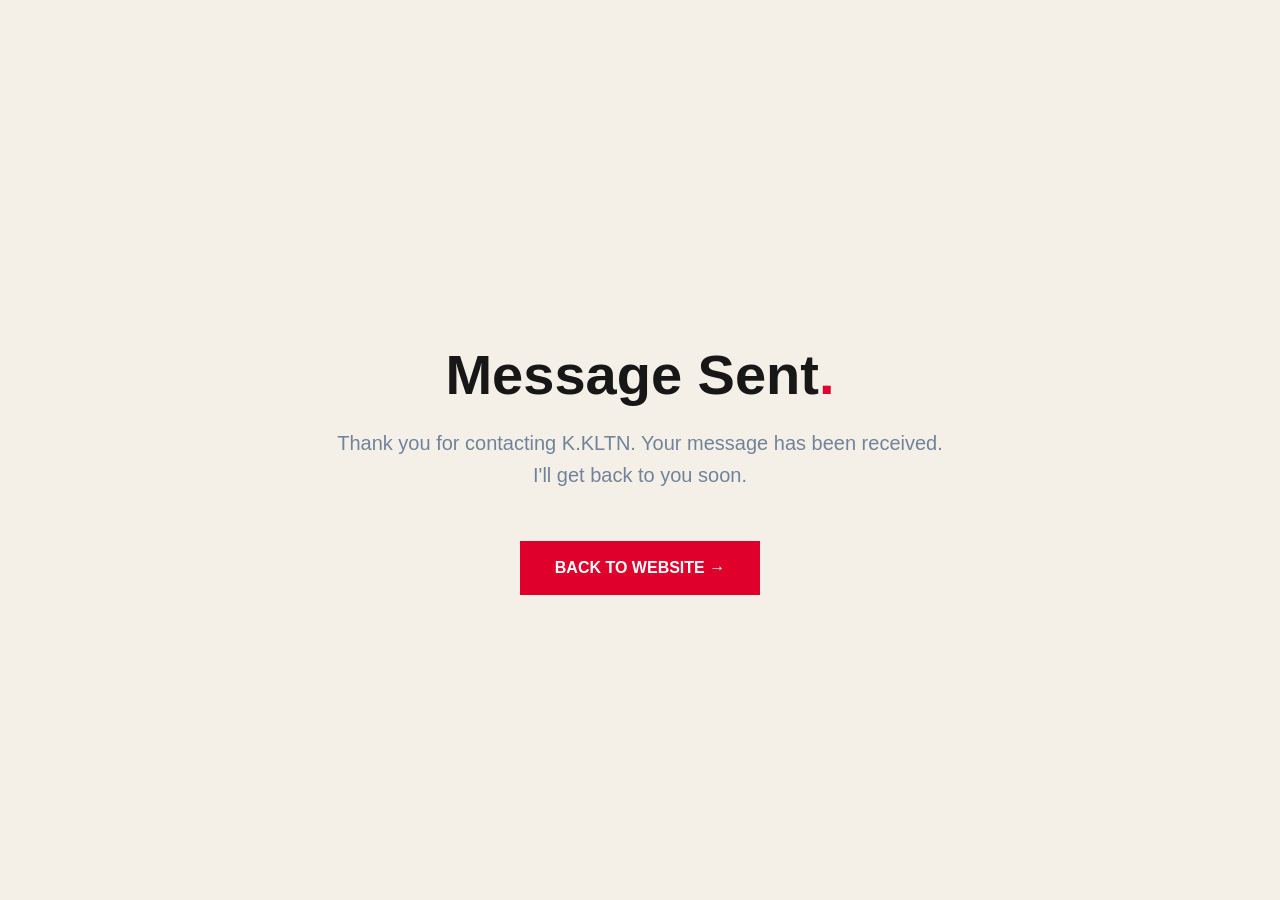
<file: contact-success.html>
<!DOCTYPE html>
<html lang="en">

<head>

    <meta charset="UTF-8">

    <meta
        name="viewport"
        content="width=device-width, initial-scale=1.0"
    >

    <title>Message Sent — K.KLTN</title>

    <style>

        * {
            box-sizing: border-box;
        }

        body {
            margin: 0;
            min-height: 100vh;

            display: flex;
            align-items: center;
            justify-content: center;

            background: #f4f0e8;

            font-family: Arial, sans-serif;

            text-align: center;

            color: #171717;
        }

        .success {
            max-width: 700px;
            padding: 40px;
        }

        h1 {
            font-size: 56px;
            margin-bottom: 20px;
        }

        h1 span {
            color: #df002b;
        }

        p {
            color: #71839a;
            font-size: 20px;
            line-height: 1.6;
        }

        a {
            display: inline-block;

            margin-top: 30px;

            padding: 18px 35px;

            background: #df002b;

            color: white;

            text-decoration: none;

            font-weight: bold;
        }

    </style>

</head>

<body>

    <div class="success">

        <h1>
            Message Sent<span>.</span>
        </h1>

        <p>
            Thank you for contacting K.KLTN.
            Your message has been received.
            I'll get back to you soon.
        </p>

        <a href="index.html">
            BACK TO WEBSITE →
        </a>

    </div>

</body>

</html>
</file>
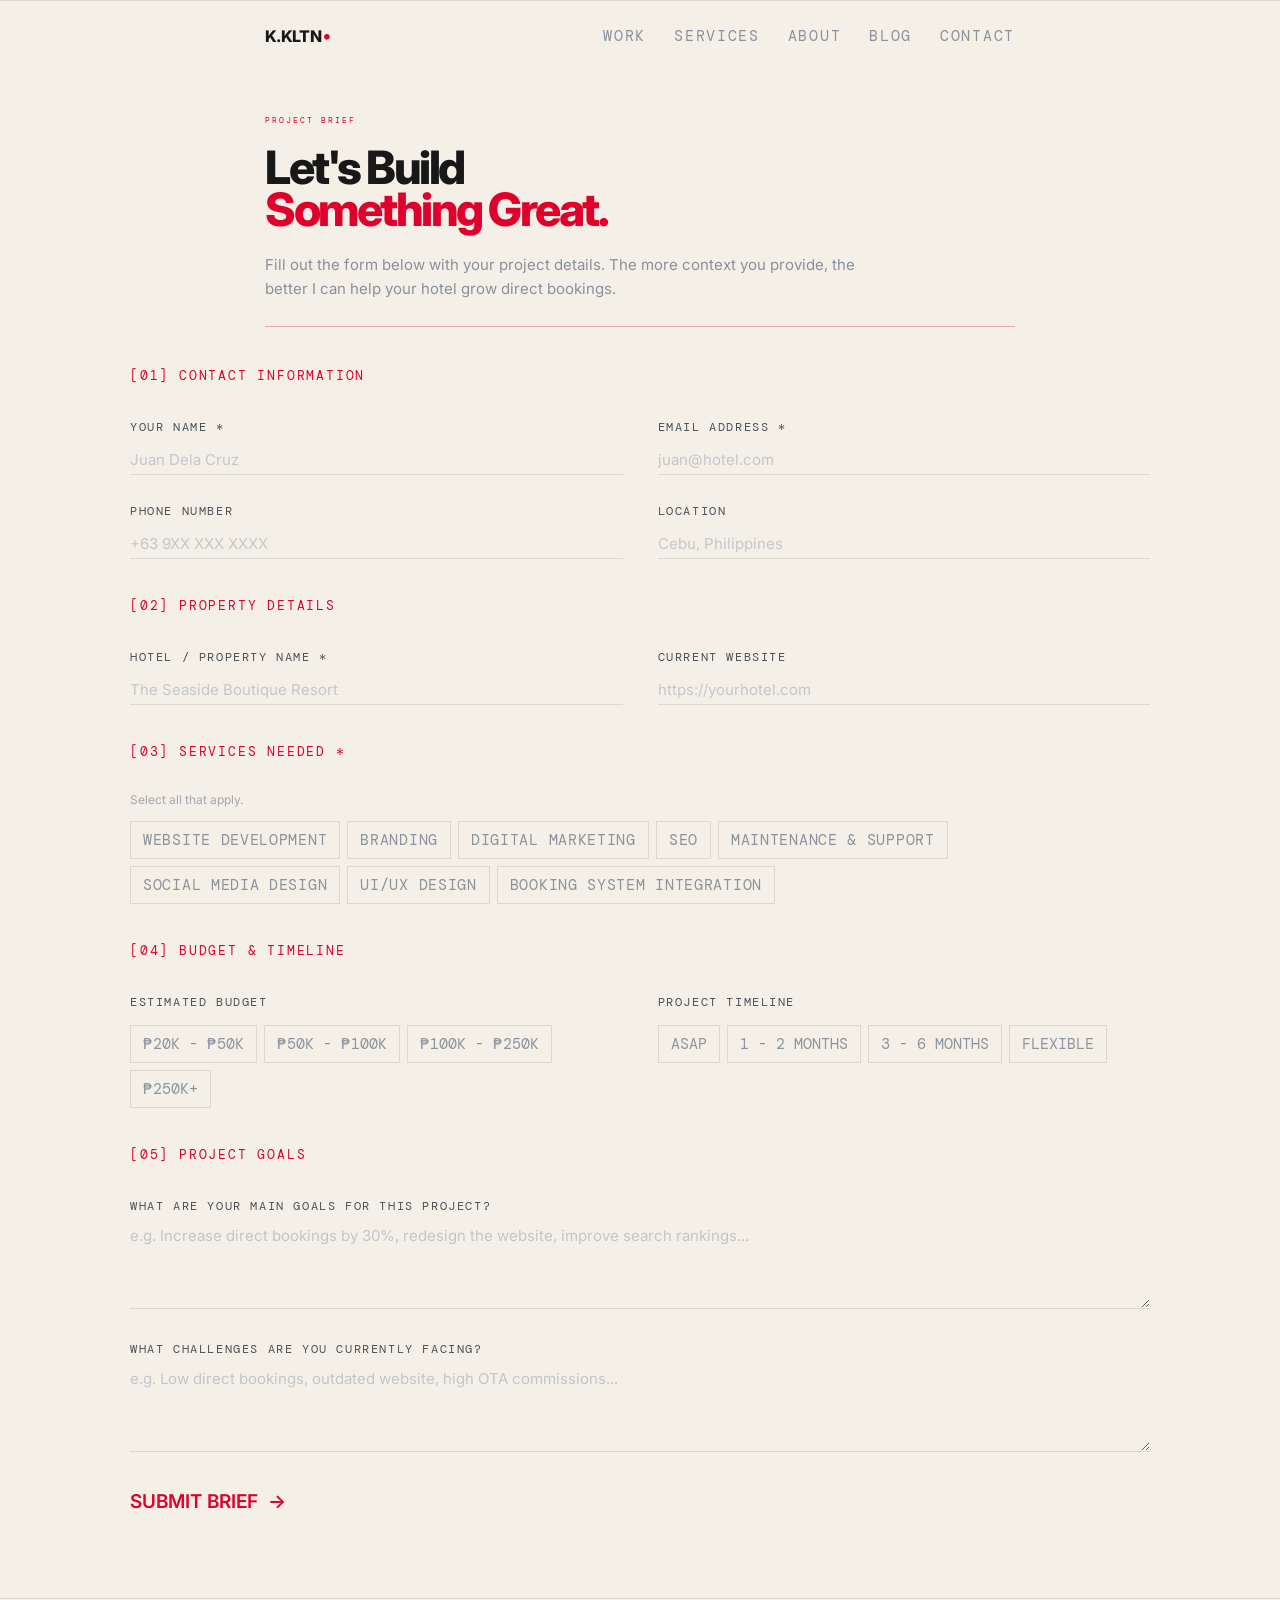
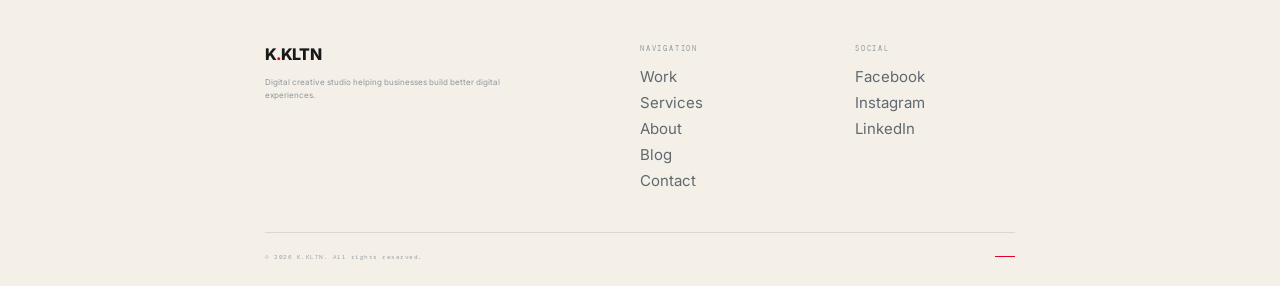
<file: project-brief.html>
<!DOCTYPE html>
<html lang="en">

<head>

    <meta charset="UTF-8">

    <meta
        name="viewport"
        content="width=device-width, initial-scale=1.0"
    >

    <title>Project Brief — K.KLTN</title>


    <!-- Google Fonts -->

    <link rel="preconnect" href="https://fonts.googleapis.com">

    <link rel="preconnect" href="https://fonts.gstatic.com" crossorigin>

    <link
        href="https://fonts.googleapis.com/css2?family=DM+Mono:wght@400;500&family=Inter:wght@400;500;600;700;800&display=swap"
        rel="stylesheet"
    >


    <!-- CSS -->

    <link rel="stylesheet" href="project-brief.css">

</head>


<body>


<!-- =====================================================
     HEADER
===================================================== -->

<header class="header">

    <div class="header-inner">

        <a href="index.html" class="logo">
            K.KLTN<span>•</span>
        </a>


        <nav class="navigation">

            <a href="index.html#work">WORK</a>

            <a href="index.html#services">SERVICES</a>

            <a href="index.html#about">ABOUT</a>

            <a href="index.html#blog">BLOG</a>

            <a href="#contact">CONTACT</a>

        </nav>

    </div>

</header>



<!-- =====================================================
     PROJECT BRIEF
===================================================== -->

<main class="brief-page">


    <!-- INTRO -->

    <section class="brief-intro">

        <div class="container">

            <div class="eyebrow">
                PROJECT BRIEF
            </div>


            <h1>

                Let's Build
                <br>

                <span>Something Great.</span>

            </h1>


            <p class="intro-text">

                Fill out the form below with your project details.
                The more context you provide, the better I can
                help your hotel grow direct bookings.

            </p>


            <div class="intro-line"></div>

        </div>

    </section>



    <!-- FORM -->

    <section class="brief-form-section">

        <div class="container">

            <form action="https://api.web3forms.com/submit" method="POST">

                <input
                        type="hidden"
                        name="access_key"
                        value="2a4d315f-bf38-4b51-bc73-245b23f8315d"
                    >
                
                    <!-- Email subject -->
                    <input
                        type="hidden"
                        name="subject"
                        value="New Project Brief - K.KLTN"
                    >

                    <input
                        type="hidden"
                        name="redirect"
                        value="https://korinkltn-cmd.github.io/Kkltn/projectbrief-success.html"
                    >

                <!-- ==========================================
                     01 CONTACT INFORMATION
                =========================================== -->

                <div class="form-section">

                    <div class="form-section-title">
                        [01] CONTACT INFORMATION
                    </div>


                    <div class="form-grid">


                        <!-- NAME -->

                        <div class="field">

                            <label for="name">
                                YOUR NAME *
                            </label>

                            <input
                                type="text"
                                id="name"
                                name="name"
                                placeholder="Juan Dela Cruz"
                                required
                            >

                        </div>



                        <!-- EMAIL -->

                        <div class="field">

                            <label for="email">
                                EMAIL ADDRESS *
                            </label>

                            <input
                                type="email"
                                id="email"
                                name="email"
                                placeholder="juan@hotel.com"
                                required
                            >

                        </div>



                        <!-- PHONE -->

                        <div class="field">

                            <label for="phone">
                                PHONE NUMBER
                            </label>

                            <input
                                type="tel"
                                id="phone"
                                name="phone"
                                placeholder="+63 9XX XXX XXXX"
                            >

                        </div>



                        <!-- LOCATION -->

                        <div class="field">

                            <label for="location">
                                LOCATION
                            </label>

                            <input
                                type="text"
                                id="location"
                                name="location"
                                placeholder="Cebu, Philippines"
                            >

                        </div>

                    </div>

                </div>



                <!-- ==========================================
                     02 PROPERTY DETAILS
                =========================================== -->

                <div class="form-section">

                    <div class="form-section-title">
                        [02] PROPERTY DETAILS
                    </div>


                    <div class="form-grid">


                        <!-- HOTEL NAME -->

                        <div class="field">

                            <label for="hotel">
                                HOTEL / PROPERTY NAME *
                            </label>

                            <input
                                type="text"
                                id="hotel"
                                name="hotel"
                                placeholder="The Seaside Boutique Resort"
                                required
                            >

                        </div>



                        <!-- CURRENT WEBSITE -->

                        <div class="field">

                            <label for="website">
                                CURRENT WEBSITE
                            </label>

                            <input
                                type="url"
                                id="website"
                                name="website"
                                placeholder="https://yourhotel.com"
                            >

                        </div>

                    </div>

                </div>



                <!-- ==========================================
                     03 SERVICES NEEDED
                =========================================== -->

                <div class="form-section">

                    <div class="form-section-title">
                        [03] SERVICES NEEDED *
                    </div>


                    <p class="field-instruction">
                        Select all that apply.
                    </p>


                    <div class="options-grid">


                        <label class="option">

                            <input
                                type="checkbox"
                                name="services[]"
                                value="Website Development"
                            >

                            <span>
                                WEBSITE DEVELOPMENT
                            </span>

                        </label>



                        <label class="option">

                            <input
                                type="checkbox"
                                name="services[]"
                                value="Branding"
                            >

                            <span>
                                BRANDING
                            </span>

                        </label>



                        <label class="option">

                            <input
                                type="checkbox"
                                name="services[]"
                                value="Digital Marketing"
                            >

                            <span>
                                DIGITAL MARKETING
                            </span>

                        </label>



                        <label class="option">

                            <input
                                type="checkbox"
                                name="services[]"
                                value="SEO"
                            >

                            <span>
                                SEO
                            </span>

                        </label>



                        <label class="option">

                            <input
                                type="checkbox"
                                name="services[]"
                                value="Maintenance"
                            >

                            <span>
                                MAINTENANCE & SUPPORT
                            </span>

                        </label>



                        <label class="option">

                            <input
                                type="checkbox"
                                name="services[]"
                                value="Social Media Design"
                            >

                            <span>
                                SOCIAL MEDIA DESIGN
                            </span>

                        </label>



                        <label class="option">

                            <input
                                type="checkbox"
                                name="services[]"
                                value="UI/UX Design"
                            >

                            <span>
                                UI/UX DESIGN
                            </span>

                        </label>



                        <label class="option">

                            <input
                                type="checkbox"
                                name="services[]"
                                value="Booking System"
                            >

                            <span>
                                BOOKING SYSTEM INTEGRATION
                            </span>

                        </label>

                    </div>

                </div>



                <!-- ==========================================
                     04 BUDGET & TIMELINE
                =========================================== -->

                <div class="form-section">

                    <div class="form-section-title">
                        [04] BUDGET & TIMELINE
                    </div>


                    <div class="budget-timeline-grid">


                        <!-- BUDGET -->

                        <div>

                            <label class="small-title">
                                ESTIMATED BUDGET
                            </label>


                            <div class="choice-list">


                                <label class="choice">

                                    <input
                                        type="radio"
                                        name="budget"
                                        value="20k-50k"
                                    >

                                    <span>
                                        ₱20K - ₱50K
                                    </span>

                                </label>



                                <label class="choice">

                                    <input
                                        type="radio"
                                        name="budget"
                                        value="50k-100k"
                                    >

                                    <span>
                                        ₱50K - ₱100K
                                    </span>

                                </label>



                                <label class="choice">

                                    <input
                                        type="radio"
                                        name="budget"
                                        value="100k-250k"
                                    >

                                    <span>
                                        ₱100K - ₱250K
                                    </span>

                                </label>



                                <label class="choice">

                                    <input
                                        type="radio"
                                        name="budget"
                                        value="250k-plus"
                                    >

                                    <span>
                                        ₱250K+
                                    </span>

                                </label>

                            </div>

                        </div>



                        <!-- TIMELINE -->

                        <div>

                            <label class="small-title">
                                PROJECT TIMELINE
                            </label>


                            <div class="choice-list">


                                <label class="choice">

                                    <input
                                        type="radio"
                                        name="timeline"
                                        value="ASAP"
                                    >

                                    <span>
                                        ASAP
                                    </span>

                                </label>



                                <label class="choice">

                                    <input
                                        type="radio"
                                        name="timeline"
                                        value="1-2 months"
                                    >

                                    <span>
                                        1 - 2 MONTHS
                                    </span>

                                </label>



                                <label class="choice">

                                    <input
                                        type="radio"
                                        name="timeline"
                                        value="3-6 months"
                                    >

                                    <span>
                                        3 - 6 MONTHS
                                    </span>

                                </label>



                                <label class="choice">

                                    <input
                                        type="radio"
                                        name="timeline"
                                        value="Flexible"
                                    >

                                    <span>
                                        FLEXIBLE
                                    </span>

                                </label>

                            </div>

                        </div>

                    </div>

                </div>



                <!-- ==========================================
                     05 PROJECT GOALS
                =========================================== -->

                <div class="form-section project-goals">

                    <div class="form-section-title">
                        [05] PROJECT GOALS
                    </div>


                    <!-- GOALS -->

                    <div class="large-field">

                        <label for="goals">
                            WHAT ARE YOUR MAIN GOALS FOR THIS PROJECT?
                        </label>

                        <textarea
                            id="goals"
                            name="goals"
                            placeholder="e.g. Increase direct bookings by 30%, redesign the website, improve search rankings..."
                        ></textarea>

                    </div>



                    <!-- CHALLENGES -->

                    <div class="large-field">

                        <label for="challenges">
                            WHAT CHALLENGES ARE YOU CURRENTLY FACING?
                        </label>

                        <textarea
                            id="challenges"
                            name="challenges"
                            placeholder="e.g. Low direct bookings, outdated website, high OTA commissions..."
                        ></textarea>

                    </div>

                </div>



                <!-- SUBMIT -->

                <button
                    type="submit"
                    class="submit-button"
                >

                    SUBMIT BRIEF
                    <span>→</span>

                </button>


            </form>

        </div>

    </section>


</main>



<!-- =====================================================
     FOOTER
===================================================== -->

<footer class="footer" id="contact">

    <div class="container">


        <div class="footer-grid">


            <!-- BRAND -->

            <div class="footer-brand">

                <a href="index.html" class="footer-logo">

                    K<span>.</span>KLTN

                </a>


                <p>

                    Digital creative studio helping
                    businesses build better digital
                    experiences.

                </p>

            </div>



            <!-- NAVIGATION -->

            <div class="footer-column">

                <div class="footer-title">
                    NAVIGATION
                </div>


                <a href="index.html#work">
                    Work
                </a>

                <a href="index.html#services">
                    Services
                </a>

                <a href="index.html#about">
                    About
                </a>

                <a href="index.html#blog">
                    Blog
                </a>

                <a href="project-brief.html">
                    Contact
                </a>

            </div>



            <!-- SOCIAL -->

            <div class="footer-column">

                <div class="footer-title">
                    SOCIAL
                </div>


                <a href="#">
                    Facebook
                </a>

                <a href="#">
                    Instagram
                </a>

                <a href="#">
                    LinkedIn
                </a>

            </div>

        </div>



        <!-- FOOTER BOTTOM -->

        <div class="footer-bottom">

            <span>
                © 2026 K.KLTN. All rights reserved.
            </span>


            <span class="footer-mark"></span>

        </div>

    </div>

</footer>



</body>

</html>
</file>
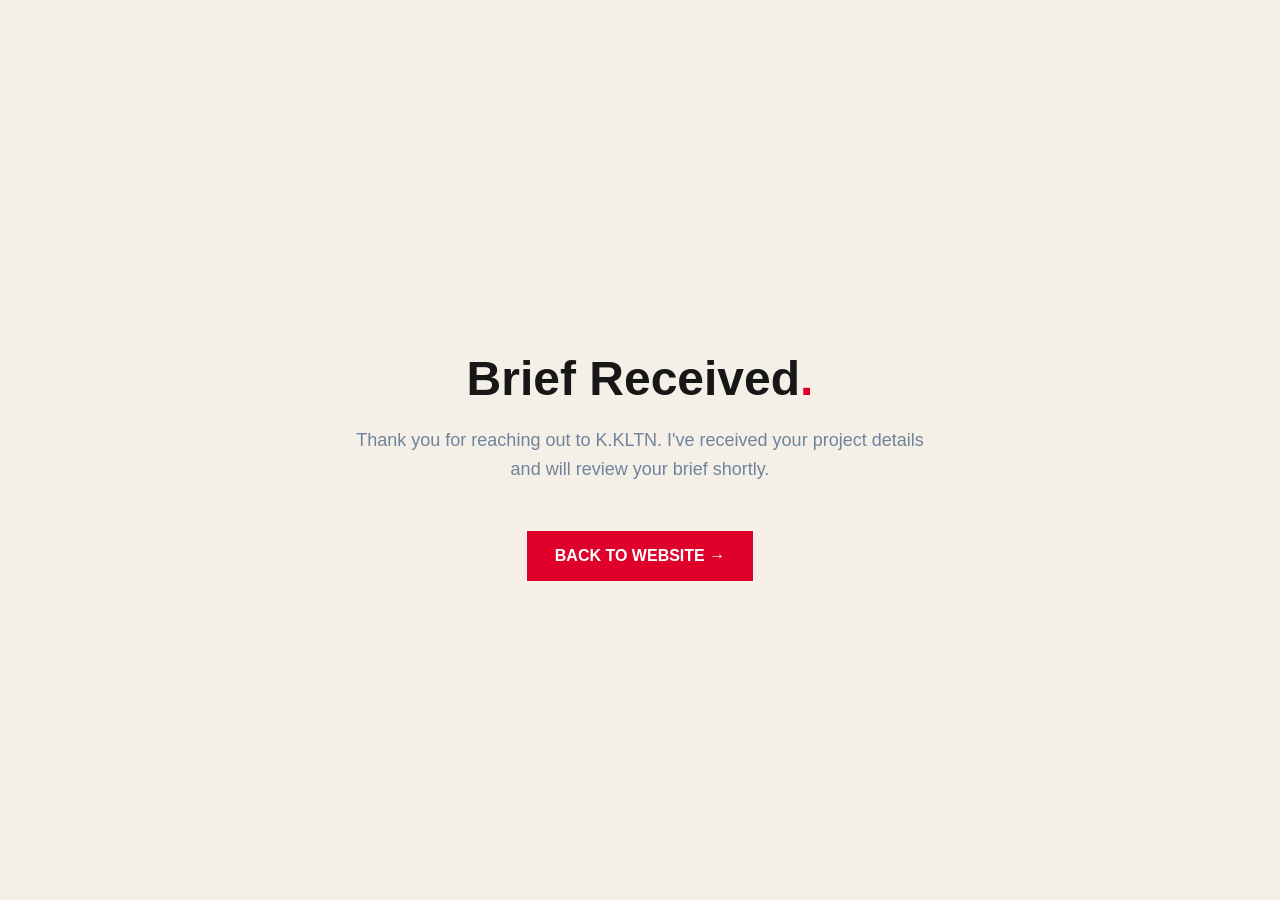
<file: projectbrief-success.html>
<!DOCTYPE html>

    <html>

    <head>

        <meta charset="UTF-8">

        <title>Brief Submitted — K.KLTN</title>

        <style>

            body {
                margin: 0;
                background: #f4f0e8;
                color: #171717;
                font-family: Arial, sans-serif;
                display: flex;
                align-items: center;
                justify-content: center;
                min-height: 100vh;
                text-align: center;
            }

            .success {
                max-width: 600px;
                padding: 50px;
            }

            .dot {
                color: #df002b;
            }

            h1 {
                font-size: 48px;
                margin-bottom: 20px;
            }

            p {
                color: #71839a;
                font-size: 18px;
                line-height: 1.6;
            }

            a {
                display: inline-block;
                margin-top: 30px;
                padding: 16px 28px;
                background: #df002b;
                color: white;
                text-decoration: none;
                font-weight: bold;
            }

        </style>

    </head>

    <body>

        <div class="success">

            <h1>
                Brief Received<span class="dot">.</span>
            </h1>

            <p>
                Thank you for reaching out to K.KLTN.
                I've received your project details and
                will review your brief shortly.
            </p>

            <a href="index.html">
                BACK TO WEBSITE →
            </a>

        </div>

    </body>

    </html>
</file>
<file: project-brief.css>
/* =====================================================
   VARIABLES
===================================================== */

:root {

    --cream: #f4f0e8;

    --cream-dark: #ece7dd;

    --black: #181818;

    --gray: #8b929b;

    --light-gray: #c9c9c5;

    --border: #ddd8cf;

    --red: #df002b;

}


/* =====================================================
   RESET
===================================================== */

* {

    margin: 0;

    padding: 0;

    box-sizing: border-box;

}


html {

    scroll-behavior: smooth;

}


body {

    background: var(--cream);

    color: var(--black);

    font-family: "Inter", sans-serif;

    overflow-x: hidden;

}


a {

    color: inherit;

    text-decoration: none;

}


button,
input,
textarea {

    font-family: inherit;

}


.container {

    width: min(1020px, calc(100% - 50px));

    margin: 0 auto;

}


/* =====================================================
   HEADER
===================================================== */

.header {

    width: 100%;

    height: 70px;

    border-top: 1px solid var(--border);

}


.header-inner {

    width: min(750px, calc(100% - 50px));

    height: 100%;

    margin: auto;

    display: flex;

    align-items: center;

    justify-content: space-between;

}


.logo {

    font-size: 16px;

    font-weight: 800;

    letter-spacing: -0.7px;

}


.logo span {

    color: var(--red);

    font-size: 18px;

    margin-left: 2px;

}


.navigation {

    display: flex;

    align-items: center;

    gap: 28px;

}


.navigation a {

    font-family: "DM Mono", monospace;

    font-size: 15px;

    letter-spacing: 1.7px;

    color: #89919c;

    transition: .25s ease;

}


.navigation a:hover {

    color: var(--red);

}


/* =====================================================
   INTRO
===================================================== */

.brief-intro {

    padding-top: 45px;

}


.brief-intro .container {

    width: min(750px, calc(100% - 50px));

}


.eyebrow {

    color: var(--red);

    font-family: "DM Mono", monospace;

    font-size: 8px;

    letter-spacing: 2px;

    margin-bottom: 22px;

}


.brief-intro h1 {

    font-size: 46px;

    line-height: .91;

    letter-spacing: -2.5px;

    font-weight: 800;

}


.brief-intro h1 span {

    color: var(--red);

}


.intro-text {

    max-width: 600px;

    color: #87909b;

    font-size: 15px;

    line-height: 1.6;

    margin-top: 22px;

}


.intro-line {

    height: 1px;

    width: 100%;

    background: #e6a8b2;

    margin-top: 25px;

}


/* =====================================================
   FORM
===================================================== */

.brief-form-section {

    padding: 40px 0 85px;

}


.brief-form {

    width: 100%;

}


.form-section {

    margin-bottom: 38px;

}


.form-section-title {

    color: var(--red);

    font-family: "DM Mono", monospace;

    font-size: 13px;

    letter-spacing: 1.8px;

    margin-bottom: 35px;

}


.form-grid {

    display: grid;

    grid-template-columns: repeat(2, 1fr);

    column-gap: 35px;

    row-gap: 28px;

}


/* =====================================================
   INPUTS
===================================================== */

.field {

    display: flex;

    flex-direction: column;

}


.field label,
.large-field label,
.small-title {

    color: #4c5157;

    font-family: "DM Mono", monospace;

    font-size: 12px;

    letter-spacing: 1.6px;

    margin-bottom: 10px;

}


.field input {

    height: 30px;

    border: none;

    border-bottom: 1px solid var(--border);

    background: transparent;

    outline: none;

    color: var(--black);

    font-size: 15px;

    transition: border-color .25s ease;

}


.field input::placeholder {

    color: #c4c7c9;

}


.field input:focus {

    border-bottom-color: var(--red);

}


/* =====================================================
   SERVICE OPTIONS
===================================================== */

.field-instruction {

    color: #a2a7ad;

    font-size: 12px;

    margin-top: -3px;

    margin-bottom: 14px;

}


.options-grid {

    display: flex;

    flex-wrap: wrap;

    gap: 7px;

}


.option {

    position: relative;

    cursor: pointer;

}


.option input {

    position: absolute;

    opacity: 0;

    pointer-events: none;

}


.option span {

    display: block;

    border: 1px solid var(--border);

    padding: 8px 12px;

    color: #8b9299;

    font-family: "DM Mono", monospace;

    font-size: 15px;

    letter-spacing: .7px;

    transition: all .2s ease;

}


.option:hover span {

    border-color: #aaa;

}


.option input:checked + span {

    color: white;

    background: var(--black);

    border-color: var(--black);

}


/* =====================================================
   BUDGET / TIMELINE
===================================================== */

.budget-timeline-grid {

    display: grid;

    grid-template-columns: 1fr 1fr;

    gap: 35px;

}


.small-title {

    display: block;

    margin-bottom: 15px;

}


.choice-list {

    display: flex;

    flex-wrap: wrap;

    gap: 7px;

}


.choice {

    position: relative;

    cursor: pointer;

}


.choice input {

    position: absolute;

    opacity: 0;

    pointer-events: none;

}


.choice span {

    display: block;

    border: 1px solid var(--border);

    padding: 8px 12px;

    color: #8c949d;

    font-family: "DM Mono", monospace;

    font-size: 15px;

    transition: .2s ease;

}


.choice:hover span {

    border-color: #aaa;

}


.choice input:checked + span {

    background: var(--black);

    color: white;

    border-color: var(--black);

}


/* =====================================================
   PROJECT GOALS
===================================================== */

.project-goals {

    margin-top: 5px;

}


.large-field {

    margin-bottom: 32px;

}


.large-field label {

    display: block;

}


.large-field textarea {

    display: block;

    width: 100%;

    min-height: 85px;

    resize: vertical;

    outline: none;

    border: none;

    border-bottom: 1px solid var(--border);

    background: transparent;

    padding: 0 0 12px;

    color: var(--black);

    font-size: 15px;

    line-height: 1.6;

}


.large-field textarea::placeholder {

    color: #c2c5c7;

}


.large-field textarea:focus {

    border-bottom-color: var(--red);

}


/* =====================================================
   SUBMIT
===================================================== */

.submit-button {

    border: none;

    background: transparent;

    padding: 0;

    color: var(--red);

    font-size: 19px;

    font-weight: 600;

    cursor: pointer;

    transition: .25s ease;

}


.submit-button span {

    margin-left: 5px;

}


.submit-button:hover {

    transform: translateX(5px);

}


/* =====================================================
   FOOTER
===================================================== */

.footer {

    border-top: 1px solid var(--border);

    padding: 45px 0 25px;

}


.footer .container {

    width: min(750px, calc(100% - 50px));

}


.footer-grid {

    display: grid;

    grid-template-columns: 2fr 1fr 1fr;

    gap: 55px;

}


.footer-logo {

    font-size: 16px;

    font-weight: 800;

    letter-spacing: -.7px;

}


.footer-logo span {

    color: var(--red);

}


.footer-brand p {

    max-width: 250px;

    margin-top: 12px;

    color: #90969c;

    font-size: 8px;

    line-height: 1.7;

}


.footer-column {

    display: flex;

    flex-direction: column;

    align-items: flex-start;

}


.footer-title {

    color: #9199a2;

    font-family: "DM Mono", monospace;

    font-size: 7px;

    letter-spacing: 1.8px;

    margin-bottom: 14px;

}


.footer-column a {

    color: #606870;

    font-size: 15px;

    margin-bottom: 7px;

    transition: .2s;

}


.footer-column a:hover {

    color: var(--red);

}


.footer-bottom {

    display: flex;

    justify-content: space-between;

    align-items: center;

    border-top: 1px solid var(--border);

    margin-top: 35px;

    padding-top: 20px;

    color: #9ba1a6;

    font-family: "DM Mono", monospace;

    font-size: 6px;

    letter-spacing: .5px;

}


.footer-mark {

    display: block;

    width: 20px;

    height: 1px;

    background: var(--red);

}


/* =====================================================
   TABLET
===================================================== */

@media (max-width: 800px) {

    .header-inner,
    .brief-intro .container,
    .footer .container {

        width: min(680px, calc(100% - 50px));

    }


    .brief-intro h1 {

        font-size: 42px;

    }

}


/* =====================================================
   MOBILE
===================================================== */

@media (max-width: 600px) {

    .container {

        width: calc(100% - 40px);

    }


    /* HEADER */

    .header {

        height: 60px;

    }


    .header-inner {

        width: calc(100% - 40px);

    }


    .logo {

        font-size: 14px;

    }


    .navigation {

        display: none;

    }


    /* INTRO */

    .brief-intro {

        padding-top: 35px;

    }


    .brief-intro .container {

        width: calc(100% - 40px);

    }


    .eyebrow {

        font-size: 7px;

        margin-bottom: 18px;

    }


    .brief-intro h1 {

        font-size: 37px;

        letter-spacing: -2px;

    }


    .intro-text {

        font-size: 10px;

        line-height: 1.65;

    }


    /* FORM */

    .brief-form-section {

        padding-top: 30px;

        padding-bottom: 60px;

    }


    .form-grid {

        grid-template-columns: 1fr;

        gap: 23px;

    }


    .form-section {

        margin-bottom: 35px;

    }


    .form-section-title {

        margin-bottom: 25px;

        font-size: 12px;

    }


    .field label,
    .large-field label,
    .small-title {

        font-size: 12px;

    }


    .field input {

        font-size: 12px;

    }


    /* SERVICES */

    .options-grid {

        gap: 5px;

    }


    .option span {

        padding: 7px 9px;

        font-size: 12px;

    }


    /* BUDGET */

    .budget-timeline-grid {

        grid-template-columns: 1fr;

        gap: 25px;

    }


    .choice span {

        padding: 7px 9px;

        font-size: 12px;

    }


    /* TEXTAREAS */

    .large-field textarea {

        font-size: 15px;

        min-height: 75px;

    }


    /* SUBMIT */

    .submit-button {

        font-size: 17px;

    }


    /* FOOTER */

    .footer {

        padding-top: 40px;

    }


    .footer-grid {

        grid-template-columns: 1fr 1fr;

        gap: 35px;

    }


    .footer-brand {

        grid-column: 1 / -1;

    }


    .footer-bottom {

        font-size: 6px;

    }

}
</file>
